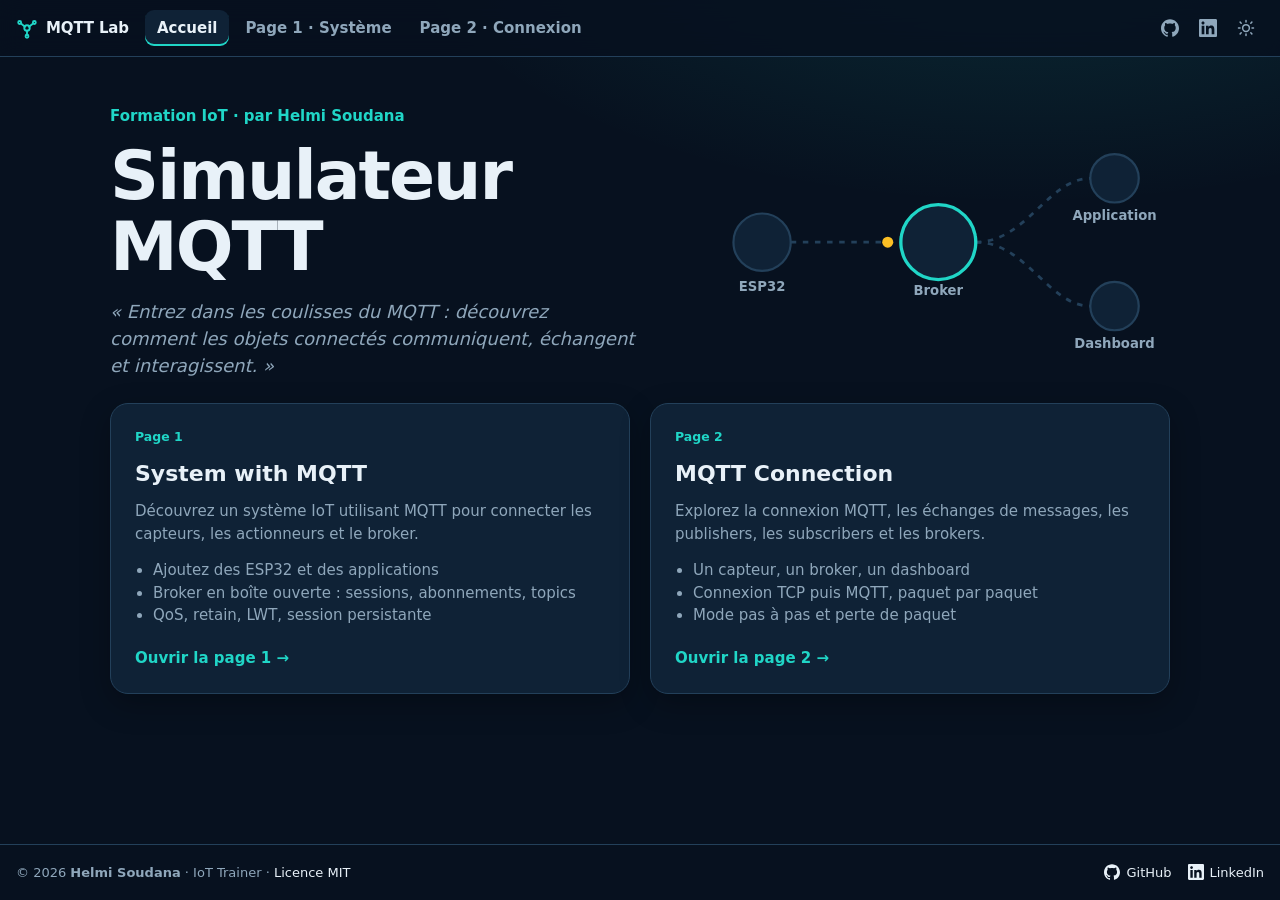
<file: Projet n°2/index.html>
<!DOCTYPE html>
<!-- MIT License · Copyright (c) 2026 Helmi Soudana, IoT Trainer · https://github.com/Helmisoudana · voir LICENSE.txt -->
<html lang="fr">
<head>
<meta charset="utf-8">
<meta name="viewport" content="width=device-width, initial-scale=1, viewport-fit=cover">
<title>Simulateur MQTT — MQTT Lab</title>
<meta name="description" content="Entrez dans les coulisses du MQTT : connexion, publishers, subscribers et broker expliqués paquet par paquet.">
<meta name="author" content="Helmi Soudana">
<meta name="copyright" content="© 2026 Helmi Soudana, IoT Trainer — MIT License">
<meta name="theme-color" content="#07111f">
<link rel="icon" href="data:image/svg+xml,%3Csvg xmlns='http://www.w3.org/2000/svg' viewBox='0 0 32 32'%3E%3Crect width='32' height='32' rx='8' fill='%2307111f'/%3E%3Ccircle cx='16' cy='16' r='5' fill='%2320d6c7'/%3E%3Cpath d='M16 11V5M11.5 18.5L6 22M20.5 18.5L26 22' stroke='%2320d6c7' stroke-width='2.5' stroke-linecap='round'/%3E%3C/svg%3E">
<script>document.documentElement.dataset.theme=(()=>{try{return localStorage.getItem('mqtt-theme')}catch(e){}})()||'dark'</script>
<link rel="stylesheet" href="assets/theme.css">
<style>
.hero{max-width:1100px;margin:0 auto;padding:48px 20px 24px;display:grid;grid-template-columns:1.1fr .9fr;gap:32px;align-items:center}
@media(max-width:820px){.hero{grid-template-columns:1fr;padding-top:28px}}
.hero h1{font-size:clamp(38px,6.5vw,68px);line-height:1.05;margin:0 0 16px;letter-spacing:-.03em;font-weight:800}
.who{color:var(--broker);font-weight:600;margin:0 0 12px}
.quote{color:var(--mut);font-size:18px;font-style:italic;max-width:46ch;margin:0}
.hs{width:100%;height:auto}
.hs .e path{fill:none;stroke:var(--line);stroke-width:2.5;stroke-dasharray:5 6}
.hs .n{fill:var(--panel);stroke:var(--line);stroke-width:2}.hs .b{stroke:var(--broker);stroke-width:3}
.hs text{fill:var(--mut);font:600 12px system-ui,sans-serif;text-anchor:middle}
.hs .p1{fill:var(--pub)}.hs .p2{fill:var(--sub)}
.cards{max-width:1100px;width:100%;margin:0 auto 48px;padding:0 20px;display:grid;grid-template-columns:repeat(auto-fit,minmax(280px,1fr));gap:20px}
.pc{display:flex;flex-direction:column;gap:10px;padding:24px;border:1px solid var(--line);border-radius:18px;background:var(--panel);box-shadow:var(--shadow);color:var(--ink);text-decoration:none;transition:transform .25s,border-color .25s}
.pc:hover{transform:translateY(-6px);border-color:var(--broker)}
.pc small{color:var(--broker);font-weight:700}
.pc h2{margin:0;font-size:22px}
.pc p{margin:0;color:var(--mut)}
.pc ul{margin:4px 0 10px;padding-left:18px;color:var(--mut)}
.pc .go{margin-top:auto;color:var(--broker);font-weight:700}
</style>
</head>
<body data-root="" data-page="home">
<div id="site-nav"></div>
<main class="hero">
  <div>
    <p class="who">Formation IoT · par Helmi Soudana</p>
    <h1>Simulateur MQTT</h1>
    <p class="quote">« Entrez dans les coulisses du MQTT : découvrez comment les objets connectés communiquent, échangent et interagissent. »</p>
  </div>
  <svg class="hs" viewBox="0 0 420 220" role="img" aria-label="Un capteur publie un message vers le broker, qui le livre à deux abonnés">
    <g class="e"><path d="M76 110H176"/><path d="M244 110C290 110 310 52 348 52"/><path d="M244 110C290 110 310 168 348 168"/></g>
    <circle class="n" cx="50" cy="110" r="26"/><circle class="n b" cx="210" cy="110" r="34"/><circle class="n" cx="370" cy="52" r="22"/><circle class="n" cx="370" cy="168" r="22"/>
    <text x="50" y="154">ESP32</text><text x="210" y="158">Broker</text><text x="370" y="90">Application</text><text x="370" y="206">Dashboard</text>
    <circle class="p1" r="5" opacity="0"><animateMotion dur="4s" repeatCount="indefinite" path="M76 110H176" keyTimes="0;.35;1" keyPoints="0;1;1" calcMode="linear"/><animate attributeName="opacity" values="1;1;0;0" keyTimes="0;.34;.36;1" dur="4s" repeatCount="indefinite"/></circle>
    <circle class="p2" r="5" opacity="0"><animateMotion dur="4s" repeatCount="indefinite" path="M244 110C290 110 310 52 348 52" keyTimes="0;.4;.75;1" keyPoints="0;0;1;1" calcMode="linear"/><animate attributeName="opacity" values="0;0;1;1;0;0" keyTimes="0;.39;.4;.74;.76;1" dur="4s" repeatCount="indefinite"/></circle>
    <circle class="p2" r="5" opacity="0"><animateMotion dur="4s" repeatCount="indefinite" path="M244 110C290 110 310 168 348 168" keyTimes="0;.4;.75;1" keyPoints="0;0;1;1" calcMode="linear"/><animate attributeName="opacity" values="0;0;1;1;0;0" keyTimes="0;.39;.4;.74;.76;1" dur="4s" repeatCount="indefinite"/></circle>
  </svg>
</main>
<section class="cards" aria-label="Pages du simulateur">
  <a class="pc" href="page1/index.html">
    <small>Page 1</small><h2>System with MQTT</h2>
    <p>Découvrez un système IoT utilisant MQTT pour connecter les capteurs, les actionneurs et le broker.</p>
    <ul><li>Ajoutez des ESP32 et des applications</li><li>Broker en boîte ouverte : sessions, abonnements, topics</li><li>QoS, retain, LWT, session persistante</li></ul>
    <span class="go">Ouvrir la page 1 →</span>
  </a>
  <a class="pc" href="page2/index.html">
    <small>Page 2</small><h2>MQTT Connection</h2>
    <p>Explorez la connexion MQTT, les échanges de messages, les publishers, les subscribers et les brokers.</p>
    <ul><li>Un capteur, un broker, un dashboard</li><li>Connexion TCP puis MQTT, paquet par paquet</li><li>Mode pas à pas et perte de paquet</li></ul>
    <span class="go">Ouvrir la page 2 →</span>
  </a>
</section>
<footer id="site-footer"></footer>
<script src="assets/site.js" defer></script>
</body>
</html>
</file>
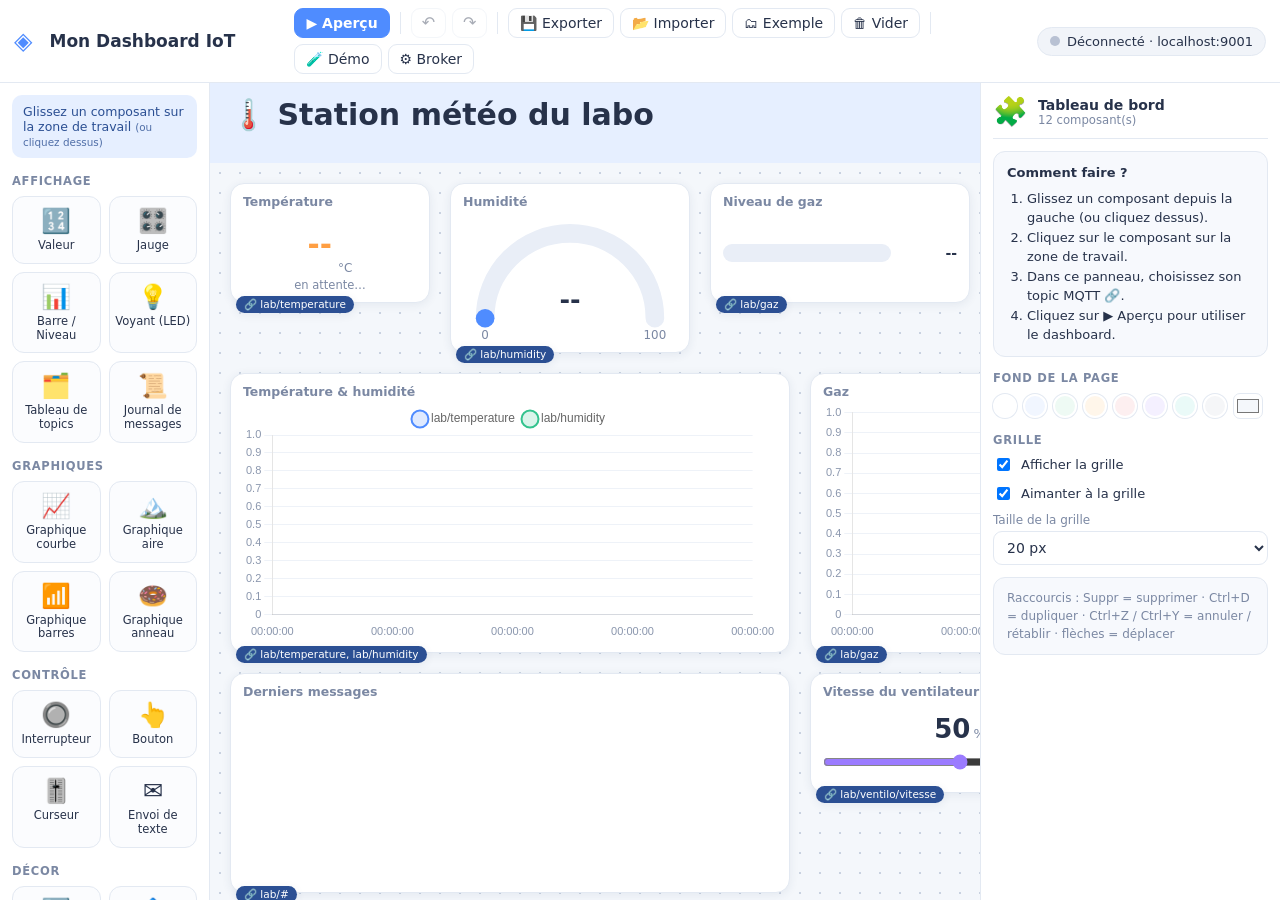
<file: Projet n°3/index.html>
<!DOCTYPE html>
<html lang="fr">
<head>
  <meta charset="UTF-8">
  <meta name="viewport" content="width=device-width, initial-scale=1">
  <title>IoT Dashboard Builder</title>
  <link rel="stylesheet" href="css/style.css">
</head>
<body class="edit">

  <header id="topbar">
    <div class="brand">
      <span class="logo">◈</span>
      <input id="dash-title" type="text" value="Mon Dashboard IoT" spellcheck="false" title="Nom du dashboard">
    </div>

    <div class="tb-group">
      <button id="btn-mode" class="tb primary" type="button">▶ Aperçu</button>
      <span class="sep"></span>
      <button id="btn-undo" class="tb icon" type="button" title="Annuler (Ctrl+Z)">↶</button>
      <button id="btn-redo" class="tb icon" type="button" title="Rétablir (Ctrl+Y)">↷</button>
      <span class="sep"></span>
      <button id="btn-export" class="tb" type="button" title="Enregistrer le dashboard dans un fichier .json">💾 Exporter</button>
      <button id="btn-import" class="tb" type="button" title="Ouvrir un dashboard .json">📂 Importer</button>
      <button id="btn-example" class="tb" type="button" title="Charger un dashboard d'exemple">🗂 Exemple</button>
      <button id="btn-clear" class="tb" type="button" title="Tout effacer">🗑 Vider</button>
      <span class="sep"></span>
      <button id="btn-demo" class="tb" type="button" title="Simule des données pour tester sans broker">🧪 Démo</button>
      <button id="btn-broker" class="tb" type="button" title="Changer l'adresse du broker MQTT">⚙️ Broker</button>
    </div>

    <div id="conn" class="conn disconnected" title="Statut de la connexion au broker">
      <span class="dot"></span><span id="conn-text">Déconnecté</span>
    </div>
  </header>

  <div id="demo-banner">🧪 Mode démo — les valeurs affichées sont simulées</div>

  <div id="layout">
    <aside id="palette"></aside>
    <main id="stage"><div id="canvas" class="show-grid"></div></main>
    <aside id="props"></aside>
  </div>

  <div id="modal-root"></div>
  <div id="toast"></div>
  <input id="file-in" type="file" accept=".json,application/json" hidden>
  <datalist id="topics-list"></datalist>

  <!-- Bibliothèques locales (fonctionne sans internet) -->
  <script src="libs/mqtt.min.js"></script>
  <script src="libs/chart.umd.js"></script>

  <!-- Code du dashboard -->
  <script src="js/config.js"></script>
  <script src="js/mqtt-manager.js"></script>
  <script src="js/widgets.js"></script>
  <script src="js/editor.js"></script>
  <script src="js/app.js"></script>
</body>
</html>
</file>
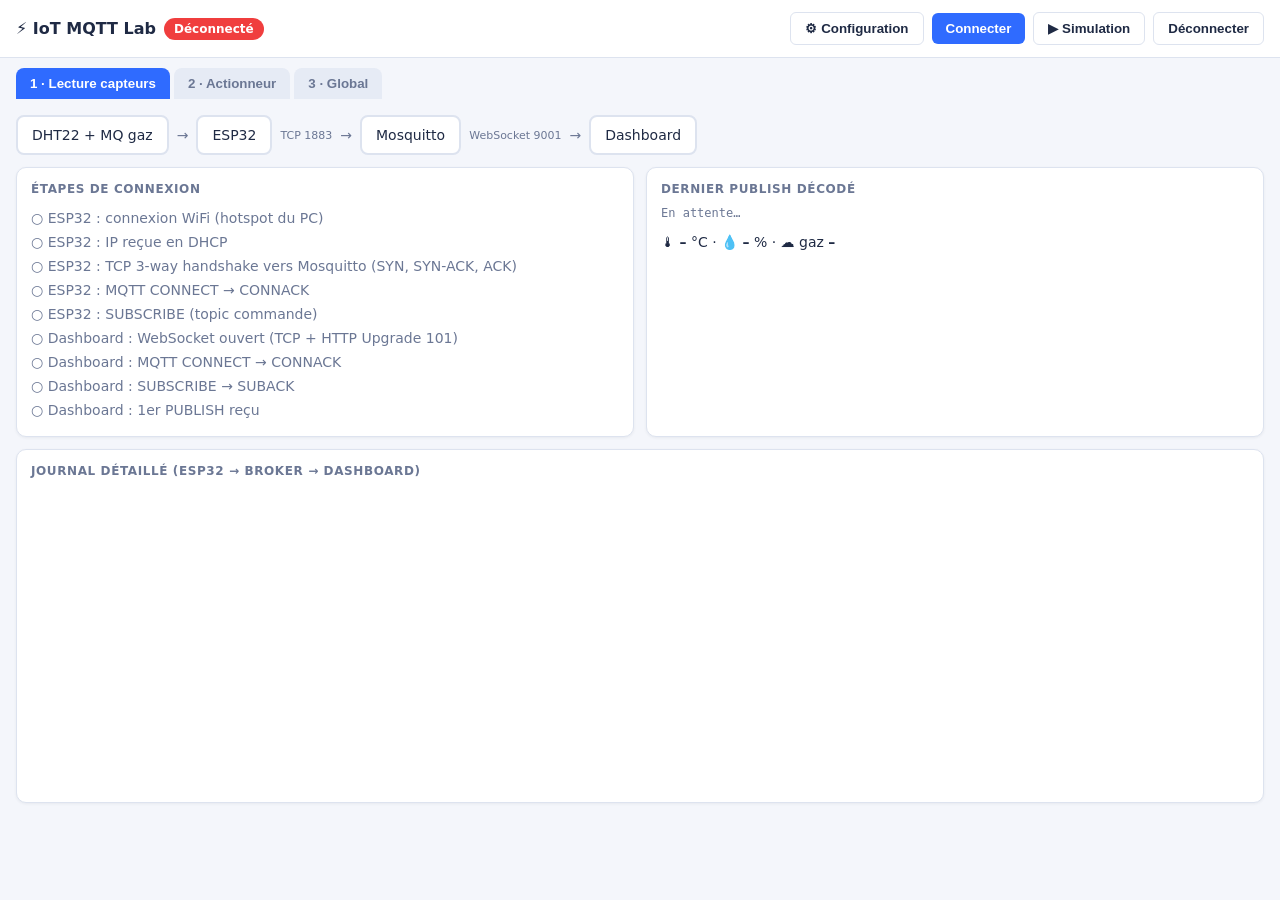
<file: Projet n°1/Dashboard/index.html>
<!DOCTYPE html>
<html lang="fr"><head><meta charset="utf-8"><meta name="viewport" content="width=device-width,initial-scale=1">
<title>IoT MQTT Lab</title><link rel="stylesheet" href="style.css"></head><body>
<header>
 <b class="logo">⚡ IoT MQTT Lab</b>
 <span id="badge" class="badge off">Déconnecté</span>
 <span class="sp"></span>
 <button class="o" id="cfgBtn">⚙ Configuration</button>
 <button id="bConn">Connecter</button>
 <button class="o" id="bSim">▶ Simulation</button>
 <button class="o" id="bDisc">Déconnecter</button>
</header>
<section id="cfg" class="cfg">
 <label>IP du broker (PC)<input id="host" value="192.168.137.1"></label>
 <label>Port WebSocket<input id="port" value="9001" style="width:90px"></label>
 <label>IP de l'ESP32 (moniteur série)<input id="ip" placeholder="ex: 192.168.137.45"></label>
 <label>Ralentissement commande : <b id="slowv">1200</b> ms<input id="slow" type="range" min="0" max="3000" step="100" value="1200"></label>
 <label class="chk"><input type="checkbox" id="auto" checked> Basculer en simulation si le broker est injoignable</label>
</section>
<nav><button class="act" data-p="1">1 · Lecture capteurs</button><button data-p="2">2 · Actionneur</button><button data-p="3">3 · Global</button></nav>
<main>
<section class="pg act" id="p1">
 <div class="flow" id="f1"><div class="node">DHT22 + MQ gaz</div>→<div class="node">ESP32</div><small>TCP 1883</small>→<div class="node">Mosquitto</div><small>WebSocket 9001</small>→<div class="node">Dashboard</div></div>
 <div class="grid">
  <div class="card"><h3>Étapes de connexion</h3><ul id="l1"></ul></div>
  <div class="card"><h3>Dernier PUBLISH décodé</h3><pre id="dec">En attente…</pre><p>🌡 <b id="vt">–</b> °C · 💧 <b id="vh">–</b> % · ☁ gaz <b id="vg">–</b></p></div>
 </div>
 <div class="card"><h3>Journal détaillé (ESP32 → broker → dashboard)</h3><div class="log" data-k="r"></div></div>
</section>
<section class="pg" id="p2">
 <div class="flow" id="f2"><div class="node">Dashboard</div>→<div class="node">Mosquitto</div>→<div class="node">ESP32</div>→<div class="node">Relais / Pompe</div></div>
 <div class="grid">
  <div class="card c"><h3>Commande</h3><div class="pump">⚙</div><p>Pompe : <b class="ps">OFF</b></p>
   <button class="on" onclick="cmd('ON')">▶ Ouvrir</button> <button class="offb" onclick="cmd('OFF')">■ Fermer</button></div>
  <div class="card"><h3>Étapes de la commande</h3><ul id="l2"></ul></div>
 </div>
 <div class="card"><h3>Journal détaillé (dashboard → broker → ESP32 → retour)</h3><div class="log" data-k="c"></div></div>
</section>
<section class="pg" id="p3">
 <div class="grid">
  <div class="card"><h3>Température</h3><div class="kpi" style="color:#e8590c"><span id="kt">–</span> °C</div></div>
  <div class="card"><h3>Humidité</h3><div class="kpi" style="color:#1c7ed6"><span id="kh">–</span> %</div></div>
  <div class="card"><h3>Messages reçus</h3><div class="kpi" id="kn">0</div></div>
  <div class="card"><h3>Pompe</h3><div class="kpi"><span class="ps">OFF</span></div><button class="on" onclick="cmd('ON')">ON</button> <button class="offb" onclick="cmd('OFF')">OFF</button></div>
 </div>
 <div class="grid">
  <div class="card"><h3>Température (orange) &amp; humidité (bleu)</h3><canvas id="c1" width="560" height="220"></canvas></div>
  <div class="card"><h3>Gaz (ADC 0-4095)</h3><canvas id="c2" width="560" height="220"></canvas></div>
  <div class="card c"><h3>Jauge gaz <span id="al"></span></h3><canvas id="gg" width="240" height="140"></canvas><div class="pump sm">⚙</div></div>
 </div>
</section>
</main>
<script src="app.js"></script></body></html>
</file>
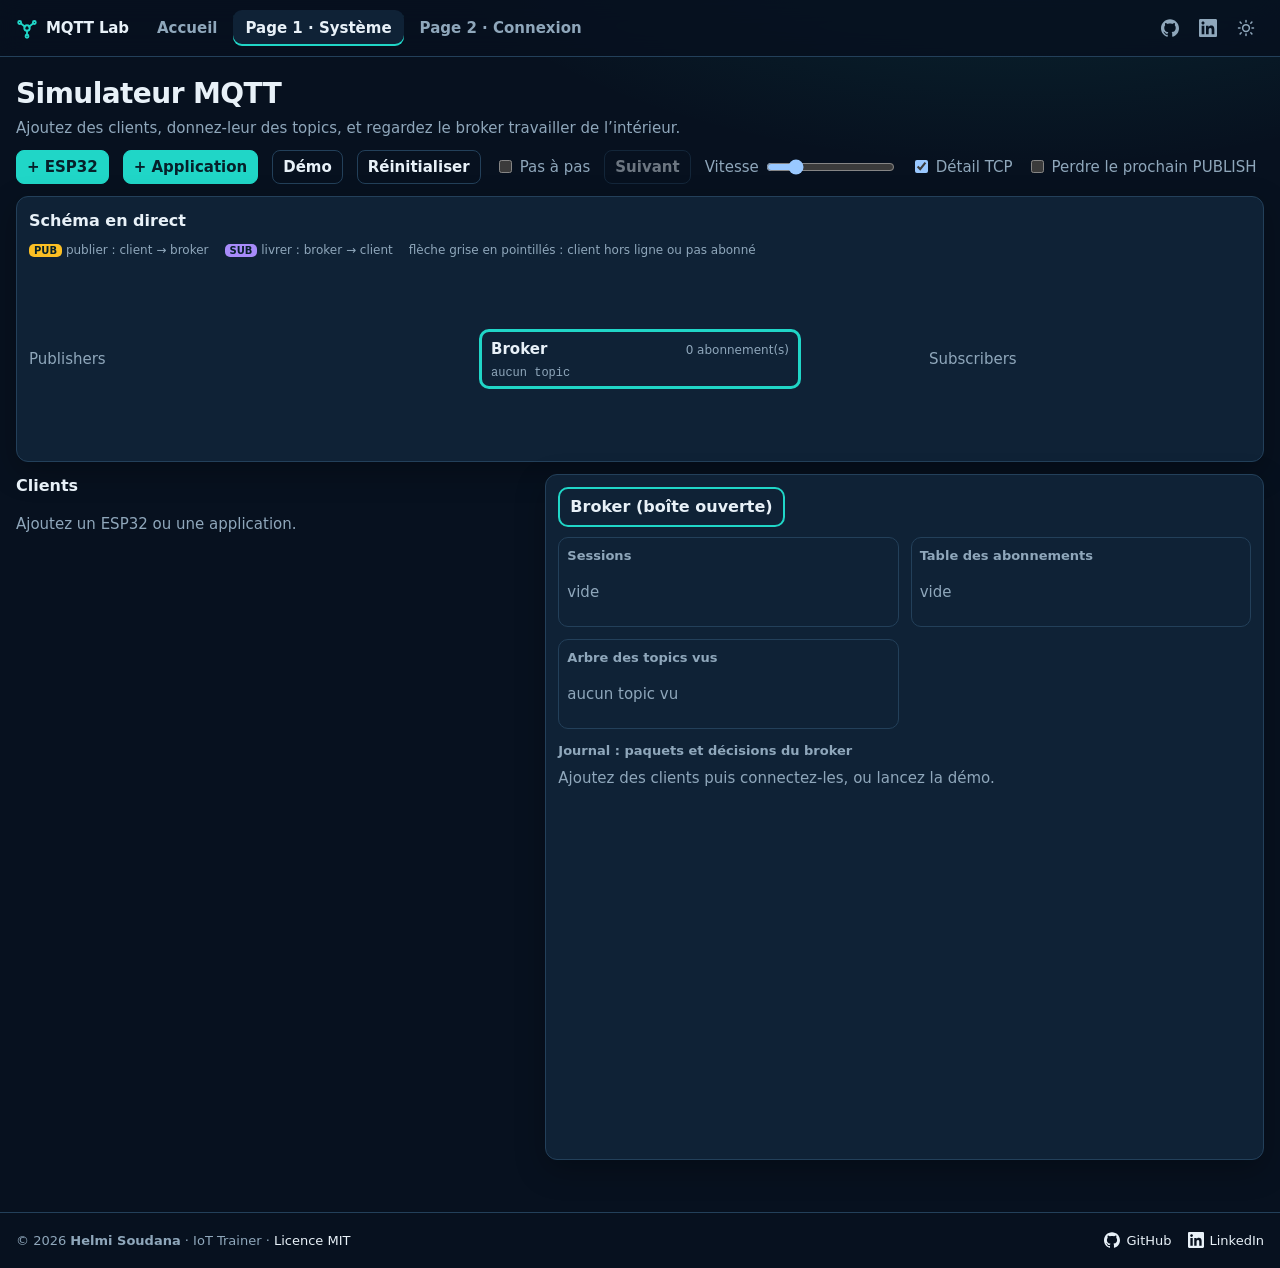
<file: Projet n°2/page1/index.html>
<!DOCTYPE html>
<!-- MIT License · Copyright (c) 2026 Helmi Soudana, IoT Trainer · https://github.com/Helmisoudana · voir LICENSE.txt -->
<html lang="fr">
<head>
<meta charset="utf-8">
<meta name="viewport" content="width=device-width, initial-scale=1, viewport-fit=cover">
<title>Page 1 · Système MQTT complet — MQTT Lab</title>
<meta name="description" content="Simulateur MQTT multi-clients : broker en boîte ouverte, topics, abonnements, QoS, retain et LWT.">
<meta name="author" content="Helmi Soudana">
<meta name="copyright" content="© 2026 Helmi Soudana, IoT Trainer — MIT License">
<meta name="theme-color" content="#07111f">
<link rel="icon" href="data:image/svg+xml,%3Csvg xmlns='http://www.w3.org/2000/svg' viewBox='0 0 32 32'%3E%3Crect width='32' height='32' rx='8' fill='%2307111f'/%3E%3Ccircle cx='16' cy='16' r='5' fill='%2320d6c7'/%3E%3Cpath d='M16 11V5M11.5 18.5L6 22M20.5 18.5L26 22' stroke='%2320d6c7' stroke-width='2.5' stroke-linecap='round'/%3E%3C/svg%3E">
<script>document.documentElement.dataset.theme=(()=>{try{return localStorage.getItem('mqtt-theme')}catch(e){}})()||'dark'</script>
<link rel="stylesheet" href="../assets/theme.css">
<link rel="stylesheet" href="style.css">
</head>
<body data-root="../" data-page="p1">
<div id="site-nav"></div>
<header class="top">
  <h1>Simulateur MQTT</h1>
  <p class="sub">Ajoutez des clients, donnez-leur des topics, et regardez le broker travailler de l’intérieur.</p>
  <div class="tools">
    <button id="addE" class="go">+ ESP32</button>
    <button id="addA" class="go">+ Application</button>
    <button id="demo">Démo</button>
    <button id="rst">Réinitialiser</button>
    <label><input type="checkbox" id="step"> Pas à pas</label>
    <button id="next" disabled>Suivant</button>
    <label>Vitesse <input type="range" id="speed" min="0.5" max="3" step="0.5" value="1"></label>
    <label><input type="checkbox" id="tcp" checked> Détail TCP</label>
    <label><input type="checkbox" id="lose"> Perdre le prochain PUBLISH</label>
  </div>
</header>

<section class="card sch-wrap">
  <h2>Schéma en direct</h2>
  <div class="legend">
    <span><i class="tag p">PUB</i> publier : client → broker</span>
    <span><i class="tag s">SUB</i> livrer : broker → client</span>
    <span>flèche grise en pointillés : client hors ligne ou pas abonné</span>
  </div>
  <div class="sch" id="sch">
    <div class="col" id="colP"></div>
    <div class="nd" id="bnode"></div>
    <div class="col" id="colS"></div>
    <svg id="arrows" aria-hidden="true"></svg>
  </div>
</section>

<main class="layout">
  <section>
    <h2>Clients</h2>
    <div id="clients"></div>
  </section>

  <section id="broker" class="card">
    <div id="bhead"><h2>Broker (boîte ouverte)</h2></div>
    <div class="g3">
      <div id="pSess"><h3>Sessions</h3><div id="tSess"></div></div>
      <div id="pSubs"><h3>Table des abonnements</h3><div id="tSubs"></div></div>
      <div id="pTree"><h3>Arbre des topics vus</h3><div id="tTree"></div></div>
    </div>
    <h3>Journal : paquets et décisions du broker</h3>
    <ol id="log"></ol>
  </section>
</main>
<div id="fx"></div>

<footer id="site-footer"></footer>
<script src="../assets/site.js" defer></script>
<script src="app.js" defer></script>
</body>
</html>
</file>
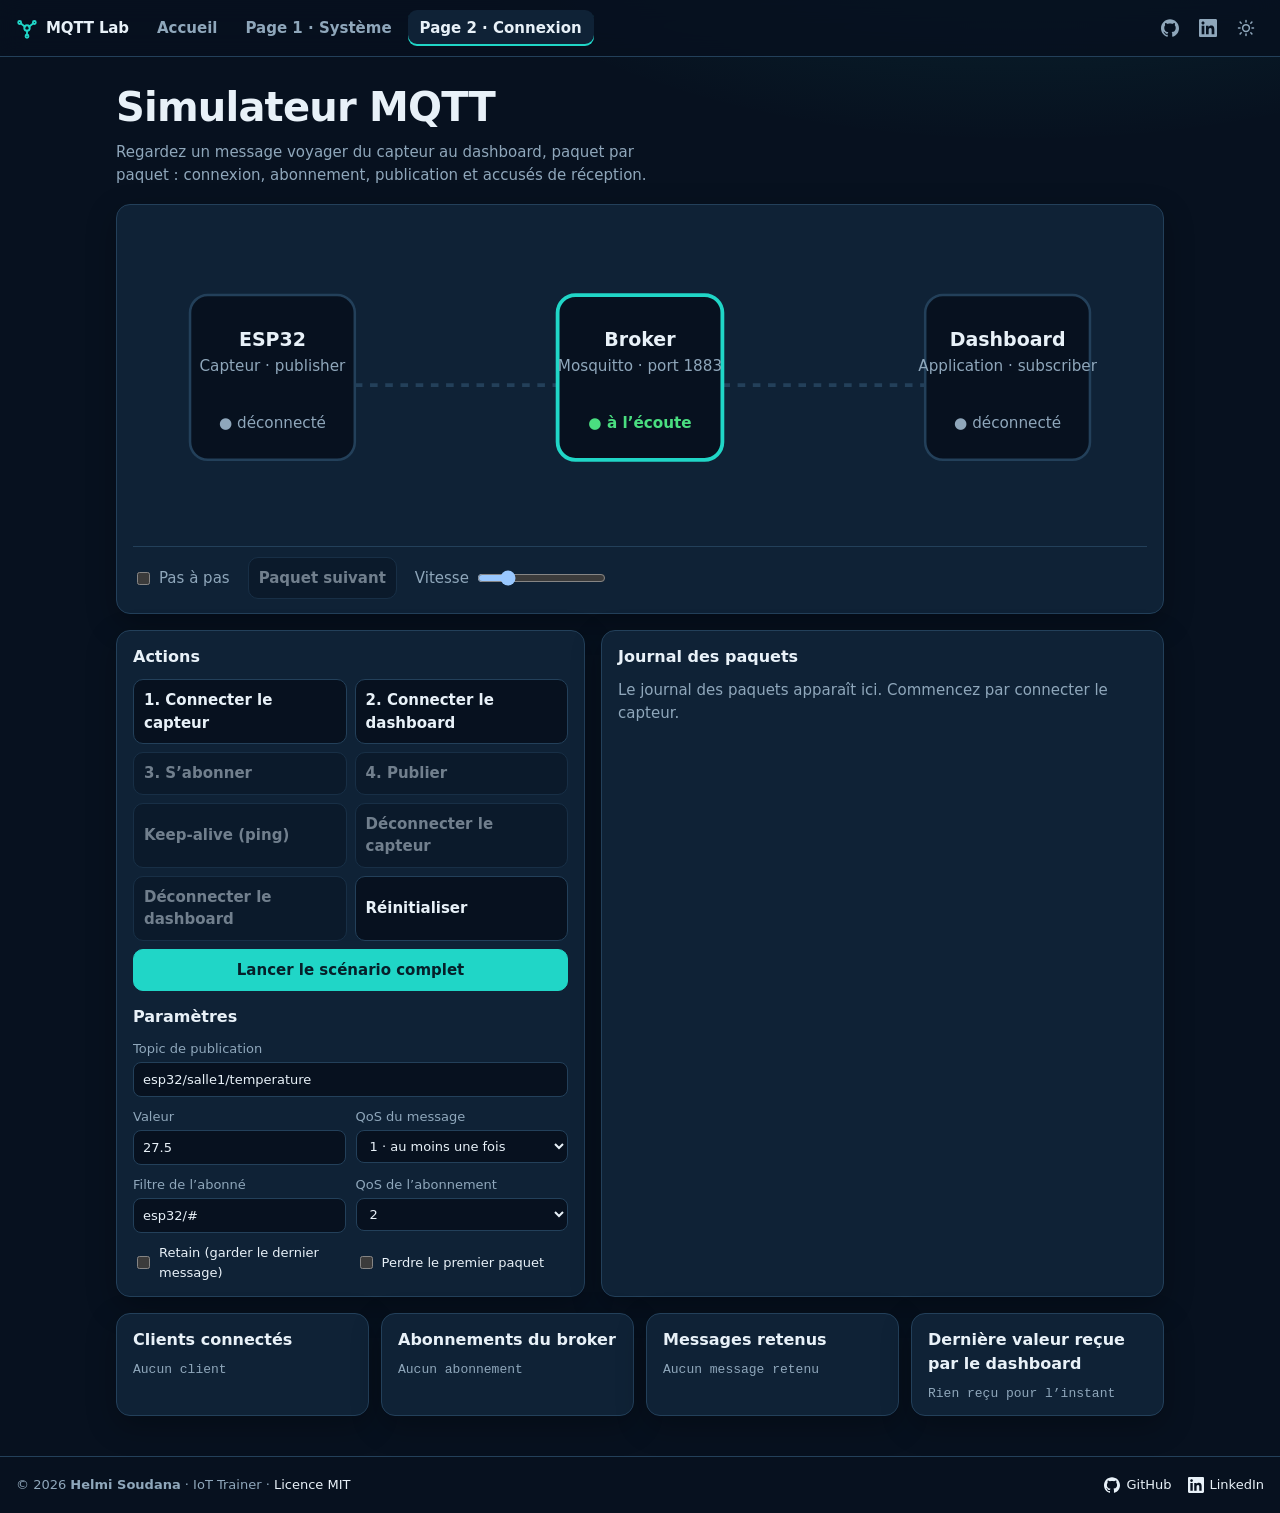
<file: Projet n°2/page2/index.html>
<!DOCTYPE html>
<!-- MIT License · Copyright (c) 2026 Helmi Soudana, IoT Trainer · https://github.com/Helmisoudana · voir LICENSE.txt -->
<html lang="fr">
<head>
<meta charset="utf-8">
<meta name="viewport" content="width=device-width, initial-scale=1, viewport-fit=cover">
<title>Page 2 · Connexion MQTT — MQTT Lab</title>
<meta name="description" content="Un capteur, un broker, un dashboard : voyez une connexion MQTT paquet par paquet.">
<meta name="author" content="Helmi Soudana">
<meta name="copyright" content="© 2026 Helmi Soudana, IoT Trainer — MIT License">
<meta name="theme-color" content="#07111f">
<link rel="icon" href="data:image/svg+xml,%3Csvg xmlns='http://www.w3.org/2000/svg' viewBox='0 0 32 32'%3E%3Crect width='32' height='32' rx='8' fill='%2307111f'/%3E%3Ccircle cx='16' cy='16' r='5' fill='%2320d6c7'/%3E%3Cpath d='M16 11V5M11.5 18.5L6 22M20.5 18.5L26 22' stroke='%2320d6c7' stroke-width='2.5' stroke-linecap='round'/%3E%3C/svg%3E">
<script>document.documentElement.dataset.theme=(()=>{try{return localStorage.getItem('mqtt-theme')}catch(e){}})()||'dark'</script>
<link rel="stylesheet" href="../assets/theme.css">
<link rel="stylesheet" href="style.css">
</head>
<body data-root="../" data-page="p2">
<div id="site-nav"></div>
<main>
<h1>Simulateur MQTT</h1>
<p class="sub">Regardez un message voyager du capteur au dashboard, paquet par paquet : connexion, abonnement, publication et accusés de réception.</p>
<section class="card">
<svg viewBox="0 0 800 250" role="img" aria-label="Capteur ESP32, broker MQTT et dashboard reliés par des lignes sur lesquelles circulent les paquets">
 <line id="l1" class="ln" x1="175" y1="131" x2="335" y2="131"/>
 <line id="l2" class="ln" x1="465" y1="131" x2="625" y2="131"/>
 <g class="nd"><rect x="45" y="60" width="130" height="130" rx="14"/><text x="110" y="100">ESP32</text><text class="s" x="110" y="120">Capteur · publisher</text><text id="tS" class="st" x="110" y="165">● déconnecté</text></g>
 <g class="nd br"><rect x="335" y="60" width="130" height="130" rx="14"/><text x="400" y="100">Broker</text><text class="s" x="400" y="120">Mosquitto · port 1883</text><text class="st ok" x="400" y="165">● à l’écoute</text></g>
 <g class="nd"><rect x="625" y="60" width="130" height="130" rx="14"/><text x="690" y="100">Dashboard</text><text class="s" x="690" y="120">Application · subscriber</text><text id="tD" class="st" x="690" y="165">● déconnecté</text></g>
 <g id="pk"></g>
</svg>
<div class="bar">
 <label><input type="checkbox" id="step"> Pas à pas</label>
 <button id="next" disabled>Paquet suivant</button>
 <label>Vitesse <input type="range" id="speed" min="0.5" max="3" step="0.5" value="1"></label>
</div>
</section>
<div class="grid">
<section class="card">
 <h2>Actions</h2>
 <div class="btns">
  <button id="bS">1. Connecter le capteur</button>
  <button id="bD">2. Connecter le dashboard</button>
  <button id="bSub">3. S’abonner</button>
  <button id="bPub">4. Publier</button>
  <button id="bPing">Keep-alive (ping)</button>
  <button id="bXS">Déconnecter le capteur</button>
  <button id="bXD">Déconnecter le dashboard</button>
  <button id="bRst">Réinitialiser</button>
  <button id="bAll" class="go">Lancer le scénario complet</button>
 </div>
 <h2>Paramètres</h2>
 <div class="f">
  <label class="w">Topic de publication<input type="text" id="topic" value="esp32/salle1/temperature"></label>
  <label>Valeur<input type="text" id="payload" value="27.5"></label>
  <label>QoS du message<select id="qos"><option value="0">0 · au plus une fois</option><option value="1" selected>1 · au moins une fois</option><option value="2">2 · exactement une fois</option></select></label>
  <label>Filtre de l’abonné<input type="text" id="filter" value="esp32/#"></label>
  <label>QoS de l’abonnement<select id="subq"><option value="0">0</option><option value="1">1</option><option value="2" selected>2</option></select></label>
  <label class="chk"><input type="checkbox" id="retain"> Retain (garder le dernier message)</label>
  <label class="chk"><input type="checkbox" id="loss"> Perdre le premier paquet</label>
 </div>
</section>
<section class="card">
 <h2>Journal des paquets</h2>
 <ol id="log" aria-live="polite"></ol>
</section>
</div>
<div class="st3">
 <section class="card"><h2>Clients connectés</h2><ul id="uC"></ul></section>
 <section class="card"><h2>Abonnements du broker</h2><ul id="uS"></ul></section>
 <section class="card"><h2>Messages retenus</h2><ul id="uR"></ul></section>
 <section class="card"><h2>Dernière valeur reçue par le dashboard</h2><ul id="uL"></ul></section>
</div>
</main>

<footer id="site-footer"></footer>
<script src="../assets/site.js" defer></script>
<script src="script.js" defer></script>
</body>
</html>
</file>
<file: Projet n°2/assets/theme.css>
/*! MIT License · Copyright (c) 2026 Helmi Soudana, IoT Trainer · https://github.com/Helmisoudana · voir LICENSE.txt */
/* MIT License · Copyright (c) 2026 Helmi Soudana, IoT Trainer
   https://github.com/Helmisoudana · voir LICENSE.txt */

/* THÈME CLAIR PAR DÉFAUT */
:root {
    color-scheme: light;
    --bg: #eaf1f4;
    --panel: #ffffff;
    --ink: #12263a;
    --mut: #566b7c;
    --line: #c5d3dc;
    --broker: #0e7c86;
    --conn: #2563eb;
    --pub: #b45309;
    --ack: #15803d;
    --sub: #7c3aed;
    --tcp: #64748b;
    --bad: #c62828;
    --pkink: #ffffff;
    --glow: rgba(14,124,134,.1);
    --shadow: 0 8px 24px rgba(18,38,58,.08);
}

/* THÈME SOMBRE */
:root[data-theme="dark"] {
    color-scheme: dark;
    --bg: #07111f;
    --panel: #0f2236;
    --ink: #e8f1f8;
    --mut: #8fa7bb;
    --line: #23405a;
    --broker: #20d6c7;
    --conn: #5aa2ff;
    --pub: #fbbf24;
    --ack: #4ade80;
    --sub: #a78bfa;
    --tcp: #94a3b8;
    --bad: #f87171;
    --pkink: #06202a;
    --glow: rgba(32,214,199,.14);
    --shadow: 0 10px 30px rgba(0,0,0,.28);
}
*,*::before,*::after{box-sizing:border-box}
html{scroll-padding-top:72px}
body{margin:0;min-height:100vh;display:flex;flex-direction:column;background:radial-gradient(900px 420px at 80% -10%,var(--glow),transparent 70%),var(--bg);color:var(--ink);font:15px/1.5 system-ui,-apple-system,"Segoe UI",Roboto,sans-serif;-webkit-font-smoothing:antialiased}
body>main,body>header{width:100%}
:focus-visible{outline:3px solid var(--conn);outline-offset:2px}

/* Navbar */
#site-nav{position:sticky;top:0;z-index:40;min-height:56px;background:color-mix(in srgb,var(--bg) 82%,transparent);backdrop-filter:blur(12px);-webkit-backdrop-filter:blur(12px);border-bottom:1px solid var(--line)}
.nav{max-width:1280px;margin:0 auto;padding:0 16px;height:56px;display:flex;align-items:center;gap:16px}
.brand{display:flex;align-items:center;gap:8px;color:var(--ink);text-decoration:none;font-weight:800;letter-spacing:-.01em;white-space:nowrap}
.brand svg{width:22px;height:22px;color:var(--broker)}
.links{display:flex;gap:4px;flex:1;overflow-x:auto;scrollbar-width:none}
.links a{padding:7px 12px;border-radius:9px;color:var(--mut);text-decoration:none;font-weight:600;white-space:nowrap}
.links a:hover{color:var(--ink);background:var(--panel)}
.links a[aria-current=page]{color:var(--ink);background:var(--panel);box-shadow:inset 0 -2px 0 var(--broker)}
.nr{display:flex;gap:2px;align-items:center}
.ib{width:36px;height:36px;display:grid;place-items:center;border:0;border-radius:9px;background:none;color:var(--mut);cursor:pointer;padding:0}
.ib:hover{color:var(--ink);background:var(--panel)}
.ib svg{width:18px;height:18px;fill:currentColor}
@media(max-width:560px){.brand b{display:none}.links a{padding:7px 9px}}

/* Pied de page */
#site-footer{margin-top:auto;border-top:1px solid var(--line);padding:18px 16px;color:var(--mut);font-size:13px}
.ft{max-width:1280px;margin:0 auto;display:flex;flex-wrap:wrap;gap:8px 24px;align-items:center;justify-content:space-between}
.ft a{color:var(--ink);text-decoration:none;display:inline-flex;gap:6px;align-items:center}
.ft a:hover{color:var(--broker)}
.ft svg{width:16px;height:16px;fill:currentColor}
.soc{display:flex;gap:16px}

/* Composants communs */
.card{box-shadow:var(--shadow)}
button{transition:border-color .15s,transform .1s}
button:active:not(:disabled){transform:translateY(1px)}
button.go{background:linear-gradient(135deg,var(--broker),color-mix(in srgb,var(--broker) 65%,var(--conn)))}
@media(prefers-reduced-motion:reduce){*,*::before,*::after{animation-duration:.01ms!important;transition-duration:.01ms!important}}
</file>
<file: Projet n°3/css/style.css>
/* =====================================================================
   IoT Dashboard Builder — thème clair
   ===================================================================== */
:root {
  --bg: #f4f7fb;
  --panel: #ffffff;
  --line: #e3e9f2;
  --text: #27324a;
  --muted: #7b88a3;
  --primary: #4f8cff;
  --primary-soft: #e6efff;
  --ok: #34c38f;
  --warn: #ff9f43;
  --danger: #ef5b5b;
  --radius: 14px;
  --shadow: 0 2px 10px rgba(40, 60, 100, .08);
}

* { box-sizing: border-box; }
html, body { height: 100%; margin: 0; }
body {
  font-family: system-ui, -apple-system, "Segoe UI", Roboto, Arial, sans-serif;
  color: var(--text); background: var(--bg); font-size: 14px;
  display: flex; flex-direction: column; overflow: hidden;
}
button { font: inherit; cursor: pointer; }
input, select, textarea { font: inherit; color: var(--text); }

/* ------------------------------- barre du haut ------------------------------- */
#topbar {
  display: flex; align-items: center; gap: 14px; padding: 8px 14px;
  background: var(--panel); border-bottom: 1px solid var(--line); flex-wrap: wrap; z-index: 20;
}
.brand { display: flex; align-items: center; gap: 8px; }
.logo { font-size: 24px; color: var(--primary); }
#dash-title {
  border: 1px solid transparent; background: transparent; font-size: 17px; font-weight: 700; padding: 5px 8px;
  border-radius: 8px; width: 240px; max-width: 40vw;
}
#dash-title:hover { border-color: var(--line); }
#dash-title:focus { border-color: var(--primary); outline: none; background: #fff; }
.tb-group { display: flex; align-items: center; gap: 6px; flex-wrap: wrap; flex: 1; }
.sep { width: 1px; height: 22px; background: var(--line); margin: 0 4px; }
.tb {
  border: 1px solid var(--line); background: #fff; border-radius: 9px; padding: 6px 11px; color: var(--text);
  transition: .15s;
}
.tb:hover:not(:disabled) { border-color: var(--primary); background: var(--primary-soft); }
.tb:disabled { opacity: .4; cursor: default; }
.tb.icon { padding: 6px 10px; font-size: 16px; line-height: 1; }
.tb.primary { background: var(--primary); border-color: var(--primary); color: #fff; font-weight: 600; }
.tb.primary:hover { background: #3f7cf0; }
.tb.active { background: #fff3e0; border-color: var(--warn); }

.conn {
  display: flex; align-items: center; gap: 7px; padding: 6px 12px; border-radius: 99px; background: #f1f4f9;
  border: 1px solid var(--line); font-size: 13px; cursor: pointer; white-space: nowrap; max-width: 320px;
  overflow: hidden; text-overflow: ellipsis;
}
.conn .dot { width: 10px; height: 10px; border-radius: 50%; background: #b8c1d3; flex: none; }
.conn.connected { background: #e8f8f1; border-color: #bfeBd6; }
.conn.connected .dot { background: var(--ok); box-shadow: 0 0 0 3px rgba(52, 195, 143, .25); }
.conn.connecting .dot { background: var(--warn); animation: pulse 1s infinite; }
.conn.error { background: #fdeff0; border-color: #f6c9cc; }
.conn.error .dot { background: var(--danger); }
@keyframes pulse { 50% { opacity: .3; } }

#demo-banner {
  display: none; background: #fff3e0; color: #a35f00; text-align: center; padding: 4px; font-size: 12.5px;
  border-bottom: 1px solid #ffe0b2;
}
body.demo #demo-banner { display: block; }

/* ------------------------------- mise en page ------------------------------- */
#layout { flex: 1; display: grid; grid-template-columns: 210px 1fr 300px; min-height: 0; }
body:not(.edit) #layout { grid-template-columns: 1fr; }
body:not(.edit) #palette, body:not(.edit) #props { display: none; }

#palette, #props { background: var(--panel); overflow-y: auto; padding: 12px; }
#palette { border-right: 1px solid var(--line); }
#props { border-left: 1px solid var(--line); }

/* ------------------------------- palette ------------------------------- */
.phint { background: var(--primary-soft); border-radius: 10px; padding: 9px 11px; font-size: 12.5px; margin-bottom: 6px; color: #2b4f93; }
.phint small { opacity: .8; }
#palette h4, .sec h4 {
  margin: 16px 0 8px; font-size: 11.5px; letter-spacing: .06em; text-transform: uppercase; color: var(--muted);
}
.pal-grid { display: grid; grid-template-columns: 1fr 1fr; gap: 8px; }
.pal-item {
  display: flex; flex-direction: column; align-items: center; gap: 4px; padding: 10px 4px; text-align: center;
  border: 1px solid var(--line); border-radius: 12px; background: #fbfcfe; cursor: grab; user-select: none; transition: .15s;
}
.pal-item:hover { border-color: var(--primary); background: var(--primary-soft); transform: translateY(-1px); box-shadow: var(--shadow); }
.pal-item:active { cursor: grabbing; }
.pal-ic { font-size: 24px; }
.pal-lb { font-size: 11.5px; line-height: 1.2; }

/* ------------------------------- zone de travail ------------------------------- */
#stage { overflow: auto; position: relative; background: var(--bg); }
#canvas { position: relative; min-width: 100%; min-height: 100%; }
#canvas.show-grid {
  background-image: radial-gradient(circle, rgba(120, 140, 175, .35) 1px, transparent 1.2px);
  background-size: var(--grid, 20px) var(--grid, 20px);
}
body:not(.edit) #canvas { background-image: none; }

.w { position: absolute; user-select: none; }
.w-body {
  position: absolute; inset: 0; border-radius: var(--radius); background: #fff; box-shadow: var(--shadow);
  border: 1px solid var(--line); padding: 10px 12px; display: flex; flex-direction: column; overflow: hidden;
  container-type: size;
}
.w-body.bare { background: transparent !important; box-shadow: none; border: 0; padding: 0; border-radius: 0; }
.w-shield { position: absolute; inset: 0; z-index: 2; cursor: move; touch-action: none; }
body:not(.edit) .w-shield, body:not(.edit) .w-chip, body:not(.edit) .rz { display: none; }
.w.selected .w-body { box-shadow: 0 0 0 2px var(--primary), 0 6px 18px rgba(79, 140, 255, .25); }
.w:not(.selected):hover .w-body { box-shadow: 0 0 0 1px #b7cdfa, var(--shadow); }

.w-chip {
  position: absolute; left: 6px; bottom: -10px; z-index: 3; background: #2b4f93; color: #fff; font-size: 10.5px;
  padding: 2px 8px; border-radius: 99px; max-width: calc(100% - 12px); overflow: hidden; text-overflow: ellipsis;
  white-space: nowrap; pointer-events: none; box-shadow: var(--shadow);
}
.w-chip.unlinked { background: var(--warn); }

.rz { position: absolute; z-index: 4; display: none; }
.w.selected .rz { display: block; }
.rz-e { right: -6px; top: 20%; bottom: 20%; width: 10px; cursor: ew-resize; }
.rz-s { bottom: -6px; left: 20%; right: 20%; height: 10px; cursor: ns-resize; }
.rz-se { right: -7px; bottom: -7px; width: 15px; height: 15px; cursor: nwse-resize; background: var(--primary);
  border: 2px solid #fff; border-radius: 50%; box-shadow: var(--shadow); }
.rz-e::after, .rz-s::after { content: ""; position: absolute; inset: 0; margin: auto; background: var(--primary); border-radius: 4px; }
.rz-e::after { width: 4px; height: 100%; }
.rz-s::after { height: 4px; width: 100%; }

/* ------------------------------- contenus des composants ------------------------------- */
.wt { font-size: 12.5px; font-weight: 600; color: var(--muted); margin-bottom: 4px; white-space: nowrap; overflow: hidden; text-overflow: ellipsis; flex: none; }
.wmain { flex: 1; display: flex; align-items: center; justify-content: center; gap: 6px; min-height: 0; }
.wmain.col { flex-direction: column; justify-content: center; gap: 8px; }
.wmain.row { flex-direction: row; }
.wv { font-size: 38px; font-size: clamp(22px, 30cqmin, 110px); font-weight: 700; line-height: 1; font-variant-numeric: tabular-nums; }
.wu { font-size: 16px; font-size: clamp(12px, 11cqmin, 40px); color: var(--muted); align-self: flex-end; padding-bottom: 3px; }
.wsub { font-size: 11.5px; color: var(--muted); text-align: center; flex: none; }

.gwrap { flex: 1; min-height: 0; display: flex; }
.gwrap svg { width: 100%; height: 100%; }
.g-val { font-size: 15px; font-weight: 700; fill: var(--text); }
.g-lim { font-size: 7px; fill: var(--muted); }

.bar { flex: 1; display: flex; align-items: center; gap: 10px; min-height: 0; }
.bar-track { flex: 1; background: #e9eef7; border-radius: 99px; overflow: hidden; position: relative; }
.bar-h .bar-track { height: 18px; }
.bar-fill { transition: width .3s, height .3s, background .3s; border-radius: 99px; }
.bar-h .bar-fill { height: 100%; width: 0; }
.bar-val { font-weight: 700; min-width: 56px; text-align: right; font-variant-numeric: tabular-nums; }
.bar-v { flex-direction: row-reverse; justify-content: center; }
.bar-v .bar-track { flex: none; width: 26px; height: 100%; display: flex; align-items: flex-end; }
.bar-v .bar-fill { width: 100%; height: 0; }
.bar-v .bar-val { text-align: left; }

.led { width: 56px; height: 56px; width: clamp(28px, 40cqmin, 90px); height: clamp(28px, 40cqmin, 90px); border-radius: 50%; border: 3px solid rgba(255, 255, 255, .8); transition: .25s; box-shadow: inset 0 -4px 8px rgba(0, 0, 0, .08); }

.chart-wrap { position: relative; flex: 1; min-height: 0; }
.tbl-wrap, .logbox { flex: 1; overflow: auto; min-height: 0; font-size: 12.5px; }
.tbl { width: 100%; border-collapse: collapse; }
.tbl th { text-align: left; font-size: 11px; color: var(--muted); text-transform: uppercase; letter-spacing: .04em; padding: 4px 6px; position: sticky; top: 0; background: inherit; }
.tbl td { padding: 5px 6px; border-top: 1px solid var(--line); word-break: break-all; }
.logline { padding: 3px 0; border-bottom: 1px dashed var(--line); font-family: ui-monospace, Consolas, monospace; font-size: 12px; }
.lt { color: var(--muted); } .ltp { color: var(--primary); font-weight: 600; } .lv { color: var(--text); }

/* interrupteur */
.sw { position: relative; display: inline-block; width: 64px; height: 34px; }
.sw input { opacity: 0; width: 0; height: 0; }
.sw-knob { position: absolute; inset: 0; background: #d5dbe6; border-radius: 99px; transition: .2s; cursor: pointer; }
.sw-knob::after { content: ""; position: absolute; left: 4px; top: 4px; width: 26px; height: 26px; background: #fff; border-radius: 50%; transition: .2s; box-shadow: 0 1px 4px rgba(0, 0, 0, .2); }
.sw input:checked + .sw-knob { background: var(--ok); }
.sw input:checked + .sw-knob::after { transform: translateX(30px); }

.btn { border: 0; color: #fff; padding: 11px 22px; border-radius: 11px; font-weight: 600; font-size: 15px; transition: .15s; box-shadow: var(--shadow); }
.btn:hover { filter: brightness(1.06); transform: translateY(-1px); }
.btn:active { transform: scale(.97); }
.btn.sm { padding: 8px 14px; font-size: 13px; }
.snd { flex: 1; min-width: 0; border: 1px solid var(--line); border-radius: 9px; padding: 8px 10px; }
.snd:focus { outline: 2px solid var(--primary-soft); border-color: var(--primary); }
.sl-val { font-size: 26px; font-weight: 700; } .sl-val small { font-size: 13px; color: var(--muted); margin-left: 3px; font-weight: 400; }
.sl { width: 100%; }

.txt { width: 100%; height: 100%; display: flex; align-items: center; flex-wrap: wrap; line-height: 1.2; }
.txt { display: block; }
.shape { width: 100%; height: 100%; display: flex; align-items: center; justify-content: center; text-align: center; font-weight: 600; padding: 6px; }
.shape-lines { width: 100%; height: 100%; display: flex; align-items: center; justify-content: center; }

/* ------------------------------- panneau de propriétés ------------------------------- */
.ph { display: flex; align-items: center; gap: 10px; padding-bottom: 10px; border-bottom: 1px solid var(--line); }
.ph .pi { font-size: 28px; }
.ph small { display: block; color: var(--muted); }
.actions { display: flex; gap: 6px; flex-wrap: wrap; margin: 10px 0 2px; }
.mini { border: 1px solid var(--line); background: #fff; border-radius: 8px; padding: 5px 9px; font-size: 12px; color: var(--text); transition: .15s; }
.mini:hover { border-color: var(--primary); background: var(--primary-soft); }
.mini.danger:hover { border-color: var(--danger); background: #fdeff0; color: var(--danger); }
.sec { margin-top: 6px; }
.sec h4 { margin-top: 14px; }
.fld { margin-bottom: 10px; }
.fld > label { display: block; font-size: 12px; color: var(--muted); margin-bottom: 4px; }
.fld input[type=text], .fld input[type=number], .fld select, .fld textarea {
  width: 100%; border: 1px solid var(--line); border-radius: 9px; padding: 7px 9px; background: #fff;
}
.fld input:focus, .fld select:focus, .fld textarea:focus { outline: 2px solid var(--primary-soft); border-color: var(--primary); }
.fld.inline { display: flex; align-items: center; gap: 8px; }
.fld.inline label { margin: 0; color: var(--text); font-size: 13px; }
.topic-wrap { display: flex; gap: 6px; }
.topic-wrap input { flex: 1; min-width: 0; }
.picker { margin-top: 6px; border: 1px solid var(--line); border-radius: 10px; max-height: 190px; overflow: auto; background: #fbfcfe; }
.pick { display: flex; justify-content: space-between; gap: 8px; width: 100%; border: 0; border-bottom: 1px solid var(--line); background: transparent; padding: 7px 10px; text-align: left; }
.pick:hover { background: var(--primary-soft); }
.pick b { font-weight: 600; font-size: 12.5px; word-break: break-all; }
.pick span { color: var(--muted); font-size: 12px; white-space: nowrap; }
.hint { padding: 10px; color: var(--muted); font-size: 12.5px; }

.colors { display: flex; flex-wrap: wrap; gap: 6px; align-items: center; }
.sw-c { width: 24px; height: 24px; border-radius: 50%; border: 2px solid #fff; box-shadow: 0 0 0 1px var(--line); padding: 0; transition: .12s; }
.sw-c:hover { transform: scale(1.15); }
.sw-c.on { box-shadow: 0 0 0 2px var(--primary); }
.colors input[type=color] { width: 30px; height: 26px; border: 1px solid var(--line); border-radius: 7px; padding: 1px; background: #fff; cursor: pointer; }

.geo-grid { display: grid; grid-template-columns: 1fr 1fr; gap: 8px; }
.geo label { display: block; font-size: 11.5px; color: var(--muted); margin-bottom: 3px; }
.geo input { width: 100%; border: 1px solid var(--line); border-radius: 8px; padding: 6px 8px; }

.help { background: #f7f9fd; border: 1px solid var(--line); border-radius: 12px; padding: 11px 13px; margin: 12px 0; font-size: 13px; line-height: 1.5; }
.help ol { margin: 6px 0 0; padding-left: 20px; }
.help.small { font-size: 12px; color: var(--muted); }

/* ------------------------------- modales / toast ------------------------------- */
.overlay { position: fixed; inset: 0; background: rgba(39, 50, 74, .35); display: flex; align-items: center; justify-content: center; z-index: 100; padding: 16px; }
.modal { background: #fff; border-radius: 16px; padding: 22px; width: min(480px, 100%); box-shadow: 0 20px 60px rgba(30, 40, 70, .3); }
.modal h3 { margin: 0 0 10px; }
.modal label { display: block; margin: 12px 0 4px; font-size: 12.5px; color: var(--muted); }
.modal input { width: 100%; border: 1px solid var(--line); border-radius: 9px; padding: 9px 11px; }
.modal input:focus { outline: 2px solid var(--primary-soft); border-color: var(--primary); }
.m-hint { font-size: 12.5px; color: var(--muted); line-height: 1.45; }
.m-hint code { background: #f1f4f9; padding: 1px 5px; border-radius: 5px; }
.modal-bar { display: flex; gap: 8px; justify-content: flex-end; margin-top: 18px; flex-wrap: wrap; }
.btn-m { border: 1px solid var(--line); background: #fff; border-radius: 10px; padding: 8px 14px; }
.btn-m:hover { background: #f4f7fb; }
.btn-m.primary { background: var(--primary); border-color: var(--primary); color: #fff; font-weight: 600; }

#toast {
  position: fixed; left: 50%; bottom: 24px; transform: translate(-50%, 20px); background: #27324a; color: #fff; padding: 10px 18px;
  border-radius: 12px; opacity: 0; pointer-events: none; transition: .25s; z-index: 200; max-width: 90vw; font-size: 13.5px; box-shadow: 0 8px 30px rgba(0,0,0,.25);
}
#toast.show { opacity: 1; transform: translate(-50%, 0); }

/* ------------------------------- petits écrans ------------------------------- */
@media (max-width: 900px) {
  #layout { grid-template-columns: 160px 1fr 240px; }
  .pal-grid { grid-template-columns: 1fr; }
}
</file>
<file: Projet n°1/Dashboard/style.css>
:root{--bg:#f4f6fb;--p:#fff;--b:#dde3ef;--t:#1f2a44;--m:#6b7794;--a:#2f6bff;--g:#12b886;--r:#f03e3e;--y:#f59f00}
*{box-sizing:border-box}body{margin:0;background:var(--bg);color:var(--t);font:14px system-ui,sans-serif}
header{display:flex;flex-wrap:wrap;gap:8px;align-items:center;padding:12px 16px;background:var(--p);border-bottom:1px solid var(--b)}
.logo{font-size:16px}.sp{flex:1}
.badge{padding:4px 10px;border-radius:99px;font-size:12px;font-weight:700;color:#fff}
.badge.off{background:var(--r)}.badge.real{background:var(--g)}.badge.sim{background:var(--y)}
input{background:#fff;border:1px solid var(--b);color:var(--t);padding:8px;border-radius:6px}
button{background:var(--a);color:#fff;border:0;padding:8px 14px;border-radius:6px;cursor:pointer;font-weight:600}
button.o{background:#fff;color:var(--t);border:1px solid var(--b)}button.on{background:var(--g)}button.offb{background:var(--r)}
.cfg{display:none;gap:14px;flex-wrap:wrap;align-items:end;padding:12px 16px;background:#eef3ff;border-bottom:1px solid var(--b)}
.cfg.show{display:flex}.cfg label{display:flex;flex-direction:column;gap:4px;color:var(--m);font-size:12px}.cfg .chk{flex-direction:row;align-items:center}
nav{display:flex;gap:4px;padding:10px 16px 0}nav button{background:#e6ebf5;color:var(--m);border-radius:8px 8px 0 0}nav button.act{background:var(--a);color:#fff}
main{padding:16px}.pg{display:none}.pg.act{display:block}
.grid{display:grid;gap:12px;grid-template-columns:repeat(auto-fit,minmax(300px,1fr));margin-bottom:12px}
.card{background:var(--p);border:1px solid var(--b);border-radius:10px;padding:14px;box-shadow:0 1px 3px #1f2a4410}
.card.c{text-align:center}.card h3{margin:0 0 10px;font-size:12px;color:var(--m);text-transform:uppercase;letter-spacing:.05em}
.kpi{font-size:30px;font-weight:700;margin-bottom:6px}canvas{width:100%;max-width:100%}#gg{max-width:300px}
.flow{display:flex;align-items:center;gap:8px;flex-wrap:wrap;margin-bottom:12px;color:var(--m)}.flow small{font-size:11px}
.node{padding:10px 14px;border:2px solid var(--b);border-radius:8px;background:var(--p);color:var(--t);transition:.3s}
.node.lit{border-color:var(--y);box-shadow:0 0 12px var(--y)}
ul{list-style:none;margin:0;padding:0}li{padding:4px 0;color:var(--m)}li:before{content:"○ "}li.ok{color:var(--g)}li.ok:before{content:"✔ "}
.log{height:300px;overflow:auto;font:12px ui-monospace,monospace;word-break:break-all}.log div{padding:3px 0;border-bottom:1px solid var(--b)}
.src-E{color:var(--g)}.src-D{color:var(--a)}.src-B{color:#e8590c}.src-S{color:var(--y)}
pre{margin:0 0 8px;white-space:pre-wrap;font:12px ui-monospace,monospace;color:var(--m)}
.pump{font-size:56px;text-align:center;color:var(--m)}.pump.sm{font-size:34px}.pump.spin{animation:r 1s linear infinite;color:var(--g)}@keyframes r{to{transform:rotate(360deg)}}
#al{color:var(--r);font-weight:700}
</file>
<file: Projet n°2/page1/style.css>
/*! MIT License · Copyright (c) 2026 Helmi Soudana, IoT Trainer · https://github.com/Helmisoudana · voir LICENSE.txt */
h1{margin:0;font-size:28px;letter-spacing:-.02em}
h2{margin:0 0 8px;font-size:16px}
h3{margin:0 0 6px;font-size:13px;color:var(--mut)}
h4{margin:10px 0 4px;font-size:13px;display:flex;gap:8px;align-items:center}
.sub{color:var(--mut);margin:2px 0 10px}
.top,.layout{max-width:1280px;margin-inline:auto;padding-inline:16px}
.top{padding-top:16px}
.tools{display:flex;flex-wrap:wrap;gap:8px 14px;align-items:center}
.tools label,.chk{display:flex;gap:5px;align-items:center;color:var(--mut);white-space:nowrap}
.layout{margin-top:12px;margin-bottom:40px;display:grid;grid-template-columns:minmax(0,5fr) minmax(0,7fr);gap:16px;align-items:start}
@media(max-width:900px){.layout{grid-template-columns:1fr}}
.card{background:var(--panel);border:1px solid var(--line);border-radius:12px;padding:12px;margin-bottom:12px}
.cl.on{border-color:var(--broker)}
.cl header{display:flex;gap:8px;align-items:center;margin-bottom:8px}
.cl h3{margin:0;color:var(--ink);font-size:15px;flex:1}
.bd{font-size:12px;color:var(--mut)}
.cl.on .bd{color:var(--ack);font-weight:600}
.row{display:flex;flex-wrap:wrap;gap:6px;align-items:center;margin:4px 0}
.row input[data-k=t],.row input[data-k=f]{flex:1;min-width:110px}
button,input,select{font:inherit;color:var(--ink)}
input[type=text],input:not([type]),select{background:var(--bg);border:1px solid var(--line);border-radius:7px;padding:5px 7px}
button{padding:5px 10px;border-radius:8px;border:1px solid var(--line);background:var(--bg);cursor:pointer;font-weight:600}
button:hover:not(:disabled){border-color:var(--broker)}
button:disabled{opacity:.45;cursor:not-allowed}
button.go{background:var(--broker);border-color:var(--broker);color:var(--pkink)}
:focus-visible{outline:3px solid var(--conn);outline-offset:2px}
.in{list-style:none;margin:6px 0 0;padding:6px 8px;border-radius:8px;background:var(--bg);font:12px ui-monospace,Menlo,Consolas,monospace;min-height:28px}
.e{color:var(--mut)}
#bhead{border:2px solid var(--broker);border-radius:10px;padding:6px 10px;margin-bottom:10px;width:fit-content}
#bhead h2{margin:0}
.g3{display:grid;grid-template-columns:repeat(auto-fit,minmax(230px,1fr));gap:12px;margin-bottom:12px}
.g3>div{border:1px solid var(--line);border-radius:10px;padding:8px;overflow-x:auto}
.fl{animation:fl .9s}
@keyframes fl{from{background:color-mix(in srgb,var(--broker) 30%,transparent)}}
table{border-collapse:collapse;width:100%;font-size:12px}
th,td{text-align:left;padding:2px 6px;border-bottom:1px solid var(--line)}
th{color:var(--mut);font-weight:600}
b.on{color:var(--ack)}
.tree,.tree ul{list-style:none;margin:0;padding-left:14px;border-left:1px solid var(--line);font-size:12px}
.tree{padding-left:0;border:0}
.tree code{color:var(--pub);font-weight:700}
.tree em{color:var(--sub);font-style:normal;font-size:11px}
.tree small{color:var(--mut)}
#log{list-style:none;margin:0;padding:0;height:380px;overflow-y:auto;display:flex;flex-direction:column;gap:6px}
#log:empty::before{content:"Ajoutez des clients puis connectez-les, ou lancez la démo.";color:var(--mut)}
#log li{border-left:5px solid var(--tcp);padding:2px 0 2px 10px}
#log li.conn{border-color:var(--conn)}
#log li.pub{border-color:var(--pub)}
#log li.ack{border-color:var(--ack)}
#log li.sub{border-color:var(--sub)}
#log li.bk{border-color:var(--broker);background:var(--bg)}
#log li.warn{border-color:var(--bad)}
#log .h{display:flex;gap:10px;align-items:baseline;flex-wrap:wrap}
#log .h span,#log .h i{color:var(--mut);font-size:12px;font-style:normal}
#log p{margin:2px 0}
#log code{display:block;font:12px ui-monospace,Menlo,Consolas,monospace;color:var(--mut);overflow-wrap:anywhere}
#log li.warn p{color:var(--bad)}
#fx{position:fixed;inset:0;pointer-events:none;z-index:50}
.pk{position:absolute;left:0;top:0;padding:2px 9px;border-radius:12px;font:600 11px ui-monospace,Menlo,Consolas,monospace;color:var(--pkink);white-space:nowrap}
.pk.conn{background:var(--conn)}
.pk.pub{background:var(--pub)}
.pk.ack{background:var(--ack)}
.pk.sub{background:var(--sub)}
.pk.tcp{background:var(--tcp)}
.pk.lost{background:var(--bad)}

/* ---------- Schéma ---------- */
.sch-wrap{max-width:1248px;width:calc(100% - 32px);margin:12px auto 0}
.legend{display:flex;flex-wrap:wrap;gap:6px 16px;color:var(--mut);font-size:12px;margin-bottom:10px}
.sch{position:relative;display:grid;grid-template-columns:repeat(3,minmax(0,1fr));gap:0 clamp(48px,10vw,140px);align-items:center;min-height:180px}
.col{display:flex;flex-direction:column;gap:14px}
#arrows{position:absolute;inset:0;width:100%;height:100%;pointer-events:none;overflow:visible}
.nd{position:relative;z-index:1;border:2px solid var(--line);border-radius:10px;padding:6px 9px;background:var(--bg)}
.nd.on{border-color:var(--broker)}
.nh{display:flex;justify-content:space-between;gap:8px;align-items:baseline}
.nd small,.rx{color:var(--mut);font-size:12px}
.nd.on .nh small{color:var(--ack);font-weight:600}
.rx{margin-top:4px}
.ln{font:12px ui-monospace,Menlo,Consolas,monospace;margin-top:4px;overflow-wrap:anywhere}
.ln code{color:var(--pub);font-weight:700}
.tag{font:700 10px system-ui,sans-serif;font-style:normal;padding:1px 5px;border-radius:5px;color:var(--pkink)}
.tag.p{background:var(--pub)}
.tag.s{background:var(--sub)}
#bnode{border:3px solid var(--broker);background:var(--panel)}
#bnode ul{list-style:none;margin:6px 0 0;padding:0;font:12px ui-monospace,Menlo,Consolas,monospace}
#bnode code{color:var(--pub);font-weight:700}
#bnode em{color:var(--sub);font-style:normal;font-size:11px}
.ar{fill:none;stroke-width:2.5;transition:stroke-width .2s}
.ar.p{stroke:var(--pub)}
.ar.s{stroke:var(--sub)}
.ar.off{stroke:var(--tcp);stroke-dasharray:5 5;opacity:.75}
.ar.hot{stroke-width:6}
.al{font:600 11px system-ui,sans-serif;fill:var(--ink);paint-order:stroke;stroke:var(--panel);stroke-width:4px;text-anchor:middle}
.sch-wrap{overflow-x:auto}.sch{min-width:640px}
</file>
<file: Projet n°2/page2/style.css>
/*! MIT License · Copyright (c) 2026 Helmi Soudana, IoT Trainer · https://github.com/Helmisoudana · voir LICENSE.txt */
main{max-width:1080px;margin:0 auto;padding:20px 16px 40px}
h1{font-size:clamp(26px,5vw,40px);font-weight:800;margin:0 0 4px;letter-spacing:-.02em}
h2{font-size:16px;font-weight:600;margin:0 0 10px}
.sub{color:var(--mut);margin:0 0 18px;max-width:60ch}
.card{background:var(--panel);border:1px solid var(--line);border-radius:14px;padding:14px 16px}
.card>svg{display:block;width:100%;height:auto}
.ln{stroke:var(--line);stroke-width:3;stroke-dasharray:6 6}.ln.on{stroke:var(--broker);stroke-dasharray:none}
.nd rect{fill:var(--bg);stroke:var(--line);stroke-width:2}.nd.br rect{stroke:var(--broker);stroke-width:3}
.nd text{fill:var(--ink);text-anchor:middle;font:600 15px system-ui,sans-serif}
.nd .s{fill:var(--mut);font-weight:400;font-size:12px}.nd .st{fill:var(--mut);font-weight:400;font-size:12px}.nd .st.ok{fill:var(--ack);font-weight:600}
.pk text{fill:var(--pkink);text-anchor:middle;font:600 11px ui-monospace,Menlo,Consolas,monospace}
.pk.conn rect{fill:var(--conn)}.pk.pub rect{fill:var(--pub)}.pk.ack rect{fill:var(--ack)}.pk.sub rect{fill:var(--sub)}.pk.tcp rect{fill:var(--tcp)}.pk.lost rect{fill:var(--bad)}
.bar{display:flex;flex-wrap:wrap;gap:8px 18px;align-items:center;margin-top:10px;padding-top:10px;border-top:1px solid var(--line);color:var(--mut)}
.bar label{display:flex;align-items:center;gap:6px}
.grid{display:grid;grid-template-columns:minmax(0,5fr) minmax(0,6fr);gap:16px;margin-top:16px}
@media(max-width:760px){.grid{grid-template-columns:1fr}}
.btns{display:grid;grid-template-columns:1fr 1fr;gap:8px;margin-bottom:14px}
button{font:inherit;font-weight:600;padding:9px 10px;border-radius:10px;border:1px solid var(--line);background:var(--bg);color:var(--ink);cursor:pointer;text-align:left}
button:hover:not(:disabled){border-color:var(--broker)}button:disabled{opacity:.45;cursor:not-allowed}
button.go{background:var(--broker);color:var(--pkink);border-color:var(--broker);grid-column:1/-1;text-align:center}
:focus-visible{outline:3px solid var(--conn);outline-offset:2px}
.f{display:grid;grid-template-columns:1fr 1fr;gap:10px}.f label{display:flex;flex-direction:column;gap:3px;color:var(--mut);font-size:13px}.f .w{grid-column:1/-1}
input[type=text],select{font:inherit;padding:7px 9px;border-radius:8px;border:1px solid var(--line);background:var(--bg);color:var(--ink);width:100%}
.chk{flex-direction:row!important;align-items:center;gap:6px!important;color:var(--ink)!important}
#log{list-style:none;margin:0;padding:0;height:470px;overflow-y:auto;display:flex;flex-direction:column;gap:8px}
#log:empty::before{content:"Le journal des paquets apparaît ici. Commencez par connecter le capteur.";color:var(--mut)}
#log li{border-left:5px solid var(--tcp);padding:4px 0 4px 10px}
#log li.conn{border-color:var(--conn)}#log li.pub{border-color:var(--pub)}#log li.ack{border-color:var(--ack)}#log li.sub{border-color:var(--sub)}#log li.warn{border-color:var(--bad)}
#log .h{display:flex;gap:10px;align-items:baseline;flex-wrap:wrap}#log .h span,#log .h i{color:var(--mut);font-size:13px;font-style:normal}
#log p{margin:2px 0}#log code{display:block;font:12px ui-monospace,Menlo,Consolas,monospace;color:var(--mut);overflow-wrap:anywhere}
#log li.note p{color:var(--mut);font-style:italic}#log li.warn p{color:var(--bad);font-style:normal}
.st3{display:grid;grid-template-columns:repeat(auto-fit,minmax(210px,1fr));gap:12px;margin-top:16px}
.st3 ul{list-style:none;margin:0;padding:0;font:13px ui-monospace,Menlo,Consolas,monospace;overflow-wrap:anywhere}.st3 .e{color:var(--mut)}
</file>
